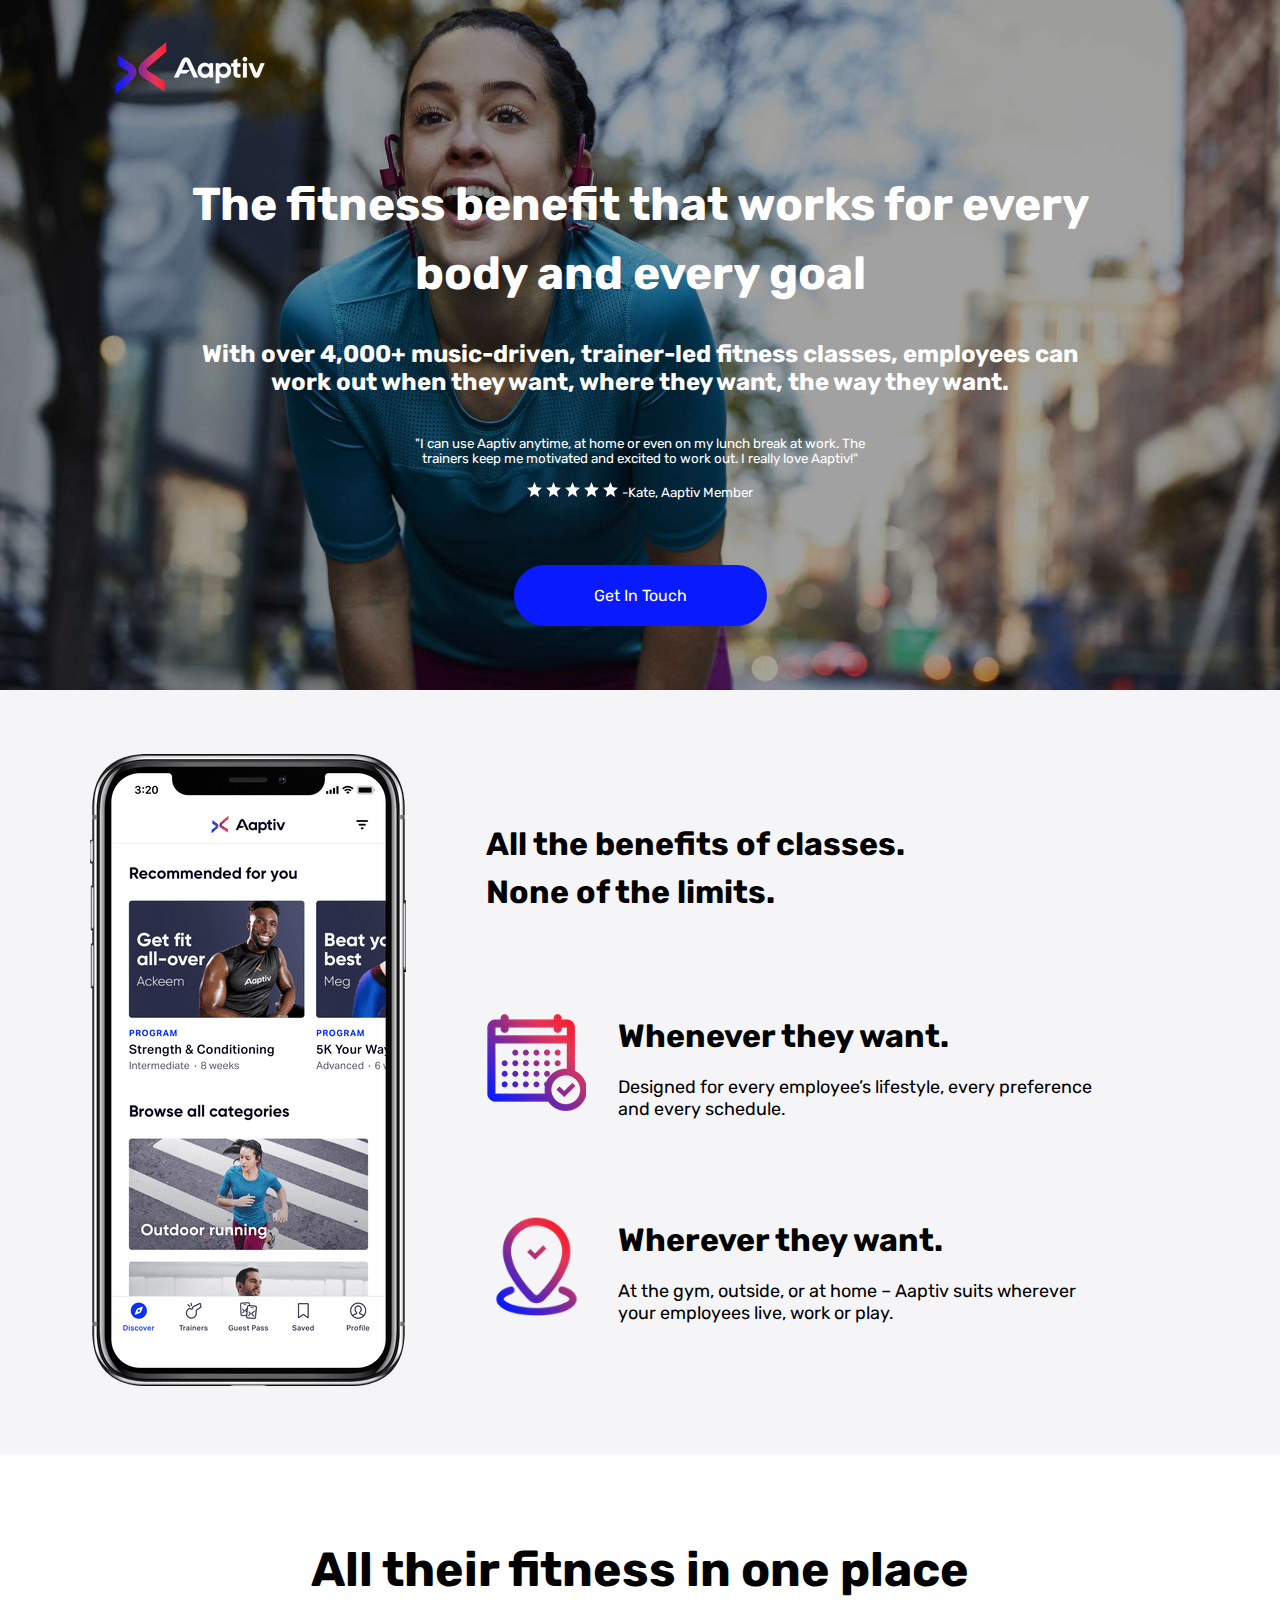
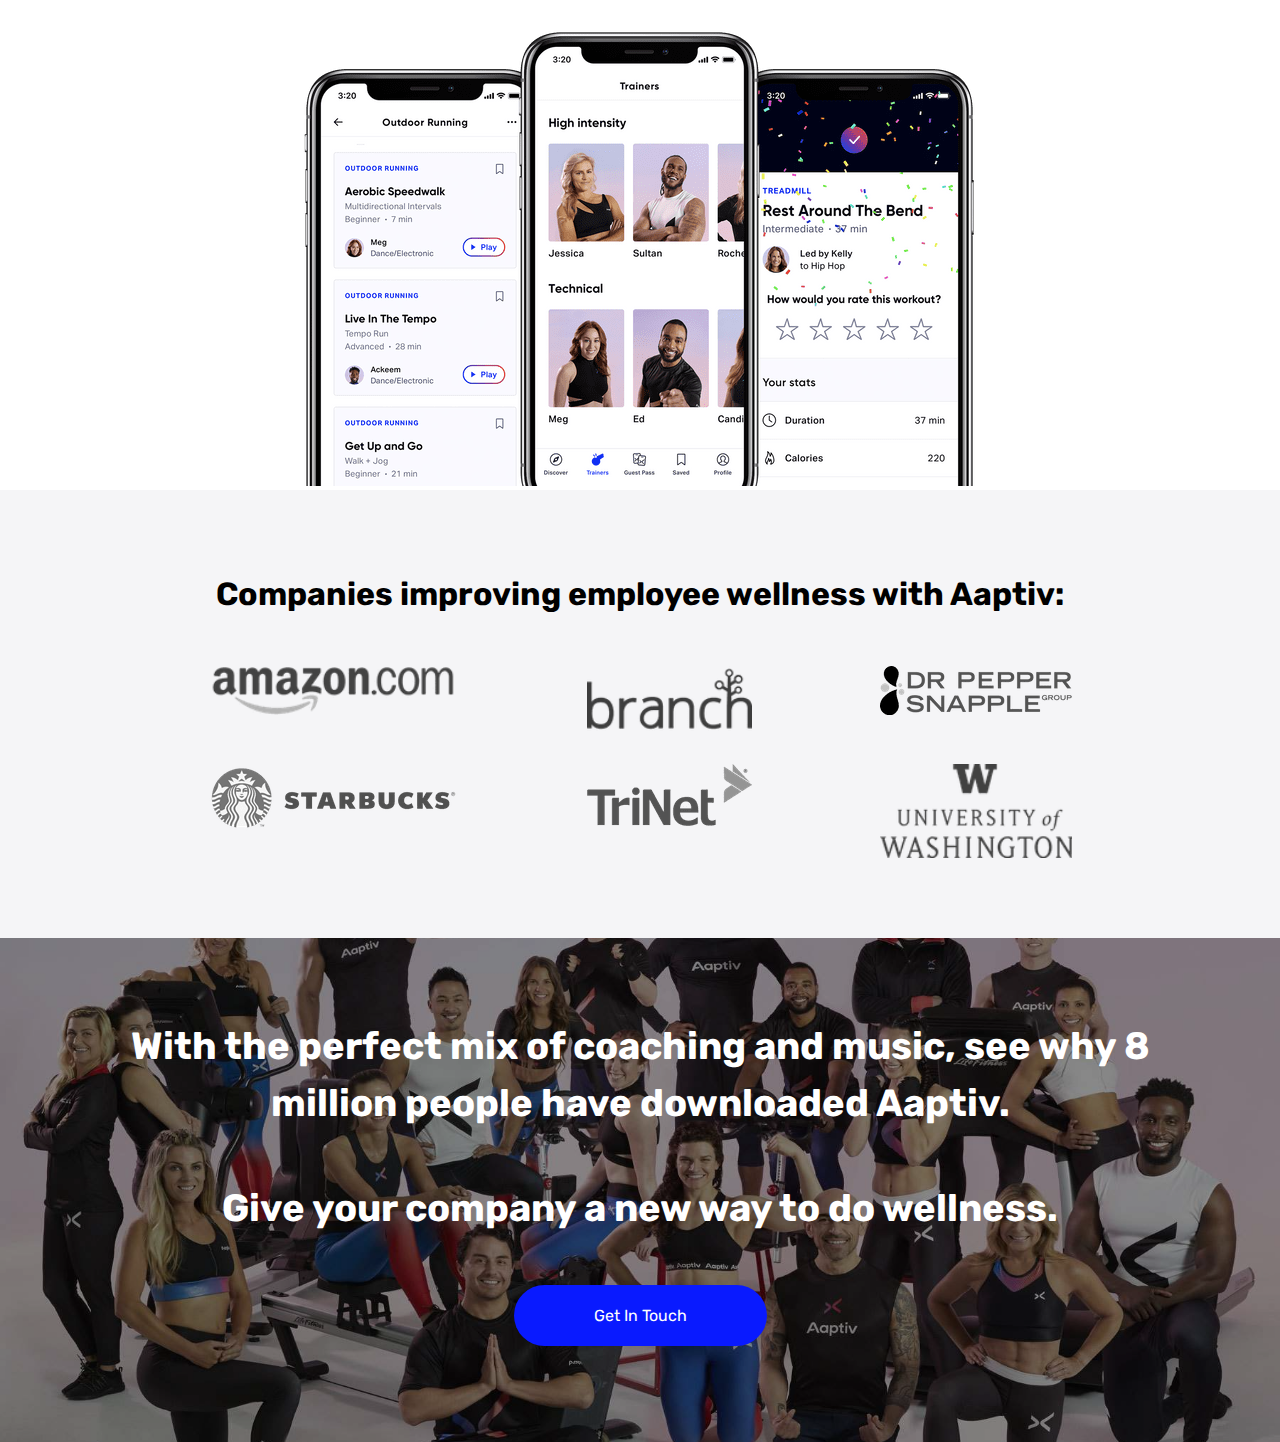
<file: index.html>
<!DOCTYPE html>
<html lang="en">
<head>
    <meta charset="UTF-8">
    <meta http-equiv="X-UA-Compatible" content="IE=edge">
    <meta name="viewport" content="width=device-width, initial-scale=1.0">
    <title>Employee/Corporate Health & Wellness Programs-Aaptiv</title>
    <link rel="icon" type="image/x-icon" href="/images/favicon.png">
    <link rel="stylesheet" href="style.css">
</head>
<body>
    <div class="hero_section">
       <div class="container">
            <div class="logo">
                <img src="images/aap-logo.png" alt="app-logo">
            </div>
            <div class="hero_content">
                <h1>The fitness benefit that works for every body and every goal</h1>
                <h3>With over 4,000+ music-driven, trainer-led fitness classes, employees can work out when they want, where they want, the way they want.
                </h3>
                <small class="review">"I can use Aaptiv anytime, at home or even on my lunch break at work. The trainers keep me motivated and excited to work out. I really love Aaptiv!"</small>
                <div class="white_star">
                    <img src="images/icon-star-white.svg" alt="white star">
                    <img src="images/icon-star-white.svg" alt="white star">
                    <img src="images/icon-star-white.svg" alt="white star">
                    <img src="images/icon-star-white.svg" alt="white star">
                    <img src="images/icon-star-white.svg" alt="white star">
                    <small>-Kate, Aaptiv Member</small>
                </div>
                <button><a href="form.html" target="_blank">Get In Touch</a></button>
            </div>
       </div>
    </div>

    <div class="benefit_section">
        <div class="container">
            <div class="benefit_img">
                <img src="images/iphone-1.png" alt="iphone img">
            </div>
            <div class="benefit_content">
                <h1 class="benefit_content_heading">All the benefits of classes.<br>None of the limits.</h1>
                <div class="benefit_content_section">
                    <img src="images/cal.png">
                    <div>
                        <h1>Whenever they want.</h1>
                        <p>Designed for every employee’s lifestyle, every preference and every schedule.</p>
                    </div>
                </div>
                <div class="benefit_content_section">
                    <img src="images/location.png">
                    <div>
                        <h1>Wherever they want.</h1>
                        <p>At the gym, outside, or at home – Aaptiv suits wherever your employees live, work or play.</p>
                    </div>
                </div>
            </div>
            
        </div>
    </div>


    <div class="fitness_section">
        <div class="container">
            <h1>All their fitness in one place</h1>
            <img src="images/iphone-3.png">
        </div>
    </div>

    <div class="company_logo">
        <div class="container">
            <h1>Companies improving employee wellness with Aaptiv:</h1>
            <div class="grid_container">
                <img class="img1" src="images/company logo/amazon.png">
                <img class="img2" src="images/company logo/branch.png">
                <img class="img3" src="images/company logo/drpepper.png">
                <img class="img4" src="images/company logo/starbucks.png">
                <img class="img5" src="images/company logo/trinet.png">
                <img class="img6" src="images/company logo/uw.png">
            </div>
        </div>
    </div>


    <footer>
        <div class="container">
            <h1>With the perfect mix of coaching and music, see why 8 million people have downloaded Aaptiv.</h1>
            <h1>Give your company a new way to do wellness.</h1>
            <button><a href="form.html" target="_blank">Get In Touch</a></button>
        </div>
    </footer>
</body>
</html>
</file>
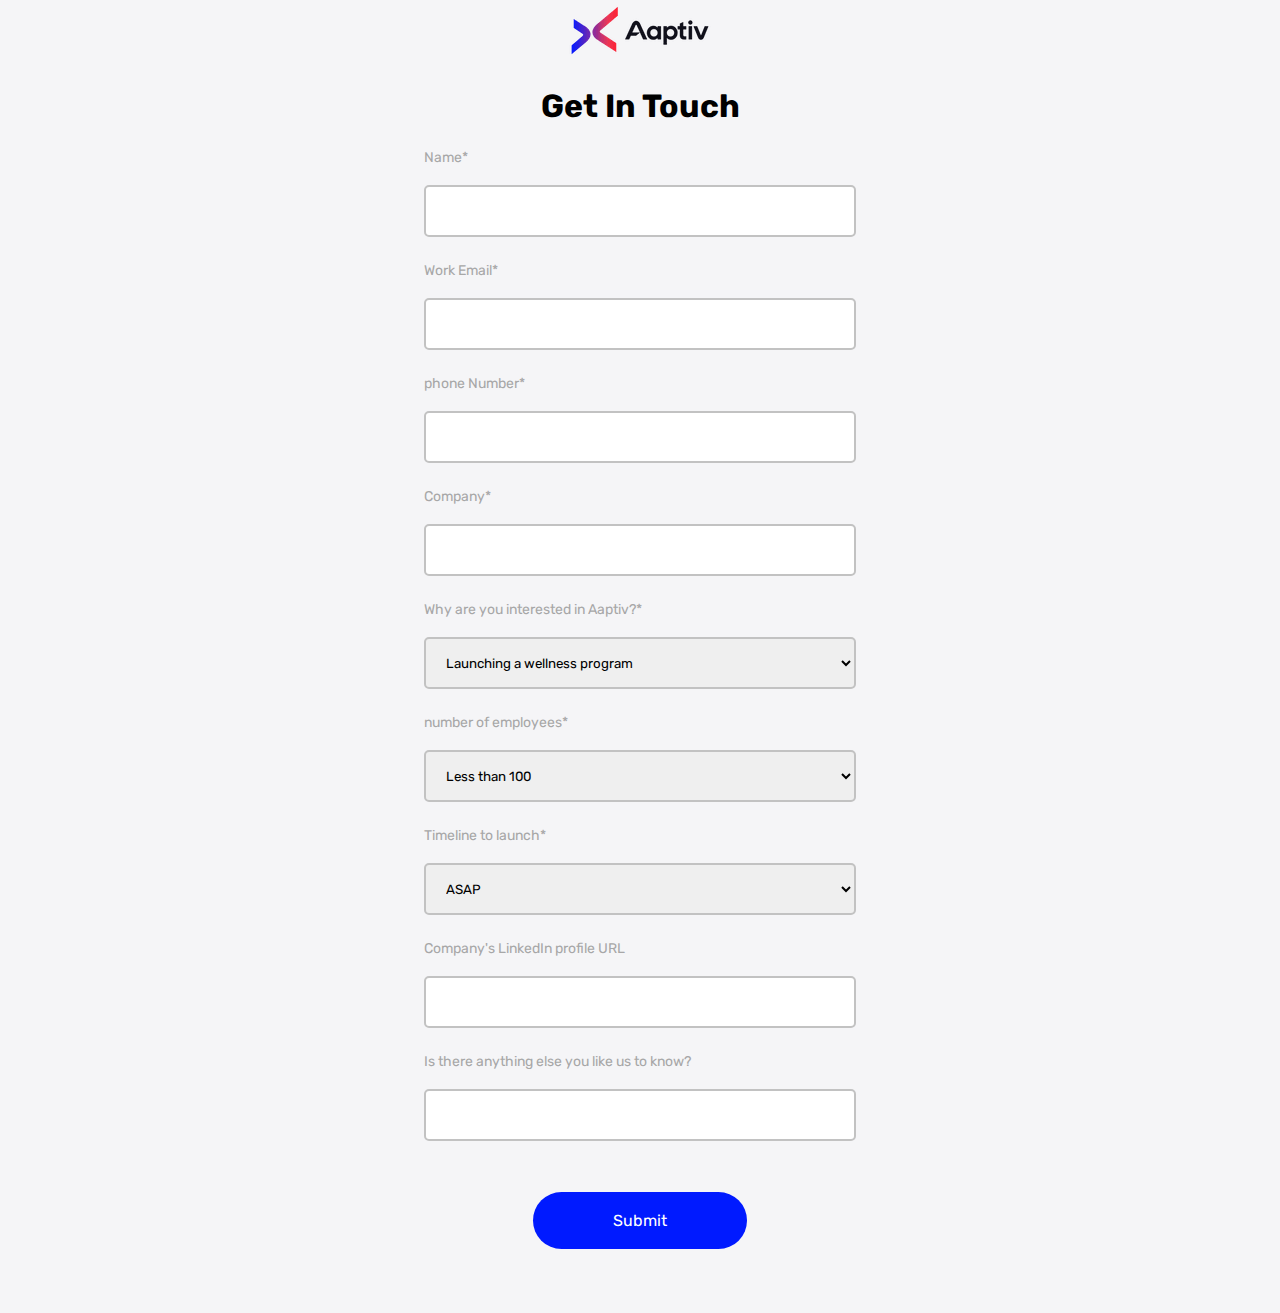
<file: form.html>
<!DOCTYPE html>
<html lang="en">
<head>
    <meta charset="UTF-8">
    <meta http-equiv="X-UA-Compatible" content="IE=edge">
    <meta name="viewport" content="width=device-width, initial-scale=1.0">
    <title>Document</title>
    <link rel="icon" type="image/x-icon" href="/images/favicon.png">
    <link rel="stylesheet" href="form.css">
</head>
<body>
    <div class="logo">
        <img src="images/aap-logo-black.png">
        <h1>Get In Touch</h1>
    </div>
    <form class="form">
        <label for="name">Name*</label><br>
        <input type="text" id="name" name="name" required><br>
        <label for="email">Work Email*</label><br>
        <input type="text" id="email" name="email" required><br>
        <label for="phone">phone Number*</label><br>
        <input type="text" id="phone" name="phone" required><br>
        <label for="company">Company*</label><br>
        <input type="text" id="company" name="company" required><br>
        <label for="option1">Why are you interested in Aaptiv?*</label><br>
        <select name="option1" id="option1" required>
            <option value="">Launching a wellness program</option>
            <option value="">Launching a wellness program</option>
            <option value="">Launching a wellness program</option>
            <option value="">Launching a wellness program</option>
            <option value="">Launching a wellness program</option>
        </select><br>
        <label for="option2">number of employees*</label><br>
        <select name="option2" id="option2" required>
            <option value="">Less than 100</option>
            <option value="">100-299</option>
            <option value="">300-499</option>
            <option value="">500-999</option>
            <option value="">1000-4999</option>
            <option value="">5000-9999</option>
            <option value="">10000-19999</option>
            <option value="">More than 20000</option>
        </select><br>
        <label for="option3">Timeline to launch*</label><br>
        <select name="option3" id="option3" required>
            <option value="">ASAP</option>
            <option value="">1-3 Months</option>
            <option value="">4-6 Months</option>
            <option value="">7+ Months</option>
            <option value="">Flexible</option>
            
        </select><br>
        <label for="linkedin">Company's LinkedIn profile URL</label><br>
        <input type="linkedin" id="linkedin" name="linkedin"><br>
        <label for="name">Is there anything else you like us to know?</label><br>
        <input type="text" id="company" name="company"><br>
        <button class="submit-button">Submit</button>
        
        

    </form>
    
</body>
</html>
</file>
<file: style.css>
@import url('https://fonts.googleapis.com/css2?family=Epilogue:wght@500&family=Rubik&display=swap');
*{
    font-family: 'Rubik', sans-serif;
    margin: 0;
    padding: 0;
    box-sizing: border-box;
    
}
h1{
    
    line-height: 1.5;
}
.container{
    max-width: 1100px;
    margin: 0 auto;
}
.logo{
    padding-top: 2rem;
}
.hero_section{
    background-image: url('images/header-bg.jpg');
    background-repeat: no-repeat;
    background-size: cover;

}
.hero_content{
    text-align: center;
    color: white;
}
.white_star img{
    width: 15px;
    height: 15px;
}
.hero_content h1{
    
    
    margin-right: 5rem;
    margin-left: 5rem;
    padding-left: 0;
    padding-top: 4rem;
    padding-bottom: 2rem;
    font-size: 46px;
}
.hero_content h3{
  
    margin-right: 7rem;
    margin-left: 7rem;
    padding-bottom: 2.5rem;
    font-size: 24px;
}
.hero_content .review{
    display: block;
    margin-right: 20rem;
    margin-left: 20rem;
    
}
.white_star{
    padding-top: 1rem;
    padding-bottom: 4rem;
}
.hero_content button{
    margin-bottom: 4rem;
    padding: 1.3rem 5rem;
    border-radius: 50px;
    border: none;
    background-color: #091AFF;
    font-size: 16px;
    color: white;
}
a{
    text-decoration: none;
    color: white;
    
}
.benefit_section{
    background-color: #F5F5F7;
    padding: 4rem 0;
    
}
.benefit_section .container{
    display: flex;
    justify-content: center;
    align-items: center;
    
}
.benefit_content{
    padding-left: 5rem;
    
}
.benefit_content_section{
    display: flex;
    margin-top: 6rem;
}
.benefit_content_section h1{
    margin-bottom: 1rem;
    font-size: 32px;
}
.benefit_content_section p{
    font-size: 18px;
    margin-right: 5rem;
}
.benefit_content_section img{
    margin-right: 2rem;
    width: 100px;
    height: 100px;
    
}
.fitness_section{
    text-align: center;
    padding-top: 5rem;

}
.fitness_section h1{
    font-size: 3rem;
}
.company_logo .container{
    display: flex;
    flex-direction: column;
    justify-content: center;
    align-items: center;
}
.company_logo{
    padding: 5rem 0;
    text-align: center;
    background-color: #F5F5F7;
}
.company_logo h1{
    margin-bottom: 3rem;
    font-size: 32px;
}
.img1 {grid-area: img1;}
.img2 {grid-area: img2;}
.img3 {grid-area: img3;}
.img4 {grid-area: img4;}
.img5 {grid-area: img5;}
.img6 {grid-area: img6;}
.grid_container{
    display: grid;
    grid-template-areas: 
        'img1 img2 img3'
        'img4 img5 img6'
    ;
    margin: 0 auto;
    row-gap: 2rem;
    column-gap: 8rem;
}
.grid_container img{
    width: 100%;
}
footer{
    background-image: url('images/footer-bg.jpg');
    background-repeat: no-repeat;
    background-size: cover;
    background-position: 50%;
    box-shadow:inset 0 0 0 2000px rgba(0, 0, 0, 0.3);
    text-align: center;
    color: white;
    padding: 5rem;
    padding-bottom: 2rem;
}
footer h1{
    margin-bottom: 3rem;
    font-size: 38px;
}
footer button{
    margin-bottom: 4rem;
    padding: 1.3rem 5rem;
    border-radius: 50px;
    border: none;
    background-color: #091AFF;
    font-size: 16px;
    color: white;
}
button:hover{
    box-shadow: 0 0 5px white;
    cursor: pointer;
}
@media (max-width: 950px){
    .hero_content .review{
        margin-right: 10rem;
        margin-left: 10rem;    
    }
}
@media (max-width: 850px){
    .logo img{
        display: block;
        margin-left: auto;
        margin-right: auto;
        
    }
    .hero_content h1{
        margin-right: 1rem;
        margin-left: 1rem;
    }
    .hero_content h3{
        margin-right: 1rem;
        margin-left: 1rem;
    }
    .benefit_section{
        padding-left: 1rem;
        padding-top: 3rem;
        padding-bottom: 3rem;
        
    }
    .benefit_content{
        padding-left: 1rem;
        padding-right: 1rem;
        
        
    }
    .benefit_img{
        display: none;
    }
    .benefit_content_section{
        
        margin-top: 3.5rem;
    }
   .benefit_content_heading{
        text-align: center;
        
    }
   
    .benefit_content_section p{
        
        margin-right: 1rem;
        
    }
    .company_logo{
        padding-left: 1rem;
        padding-right: 1rem;
    }
    footer{
        padding-right: 1rem;
        padding-left: 1rem;
        padding-bottom: 1rem;
    }
    
}

@media (max-width: 600px){
    .hero_content h1{
        font-size: 28px;
    }
    .hero_content h3{
        font-size: 14px;
    }
    .hero_content small{
        display: none;
    }
    .hero_content .review{
        display: none;
    }
    .benefit_section{
        
        padding-top: 1.5rem;
        padding-bottom: 2rem;
        
    }
    .benefit_content_heading{
        
        font-size: 22px;
    }
    .benefit_content_section h1{
    
        font-size: 20px;
    }

    .benefit_content_section p{
        
        
        font-size: 16px;
    }
    .fitness_section{
        display: none;
    }
    .white_star{
        display: none;
    }
    .grid_container{
    
        grid-template-areas: 
            'img1 img2'
            'img3 img4'
            'img5 img6'
        ;
        column-gap: 4rem;
    
    }
    .company_logo{
        background-color: white;
    }
    .company_logo h1{
    
        font-size: 20px;
    }
    footer h1{
        
        font-size: 22px;
    }
    footer button{
        margin-bottom: 2rem;
    }
}
</file>
<file: form.css>
@import url('https://fonts.googleapis.com/css2?family=Epilogue:wght@500&family=Rubik&display=swap');
*{
    font-family: 'Rubik', sans-serif;
    margin: 0;
    padding: 0;
    box-sizing: border-box;
    
}
body{
    background-color: #F5F5F7;
}
.logo{
    max-width: 500px;
    margin: 0 auto;
    
    text-align: center;
}
.logo h1{
    margin-top: 1.5rem;
    margin-bottom: 1.5rem;
}
.form{
    max-width: 500px;
    margin: 0 auto;
    padding-right: 1rem;
    padding-left: 1rem;
}
label{
    display: block;
    width: 432px;
    color: #A7A7A7;
    font-size: 14px;
    margin: 0 auto;
    margin-top: 6px;
    
}
select,input{
    width: 432px;
    height: 52px;
    display: block;
    margin: 0 auto;
    padding: 1px 16px;
    border-radius: 5px;
    border: 2px solid #C2C2C2;
    
}
select:hover,input:hover {
    border: 2px solid #2C2C2C;
}


.submit-button{
    display: block;
    
    margin: 0 auto;
    background-color: #001AFF;
    color: white;
    border: none;
    padding: 1.2rem 5rem;
    margin-top: 2rem;
    margin-bottom: 4rem;
    border-radius: 40px;
   text-align: center;
   font-size: 16px;
    
}
.submit-button:hover{
    box-shadow: 0 0 5px black;
    cursor: pointer;
}
@media (max-width: 500px){
    select,input,label{
        width: 300px;
    }
}
</file>
